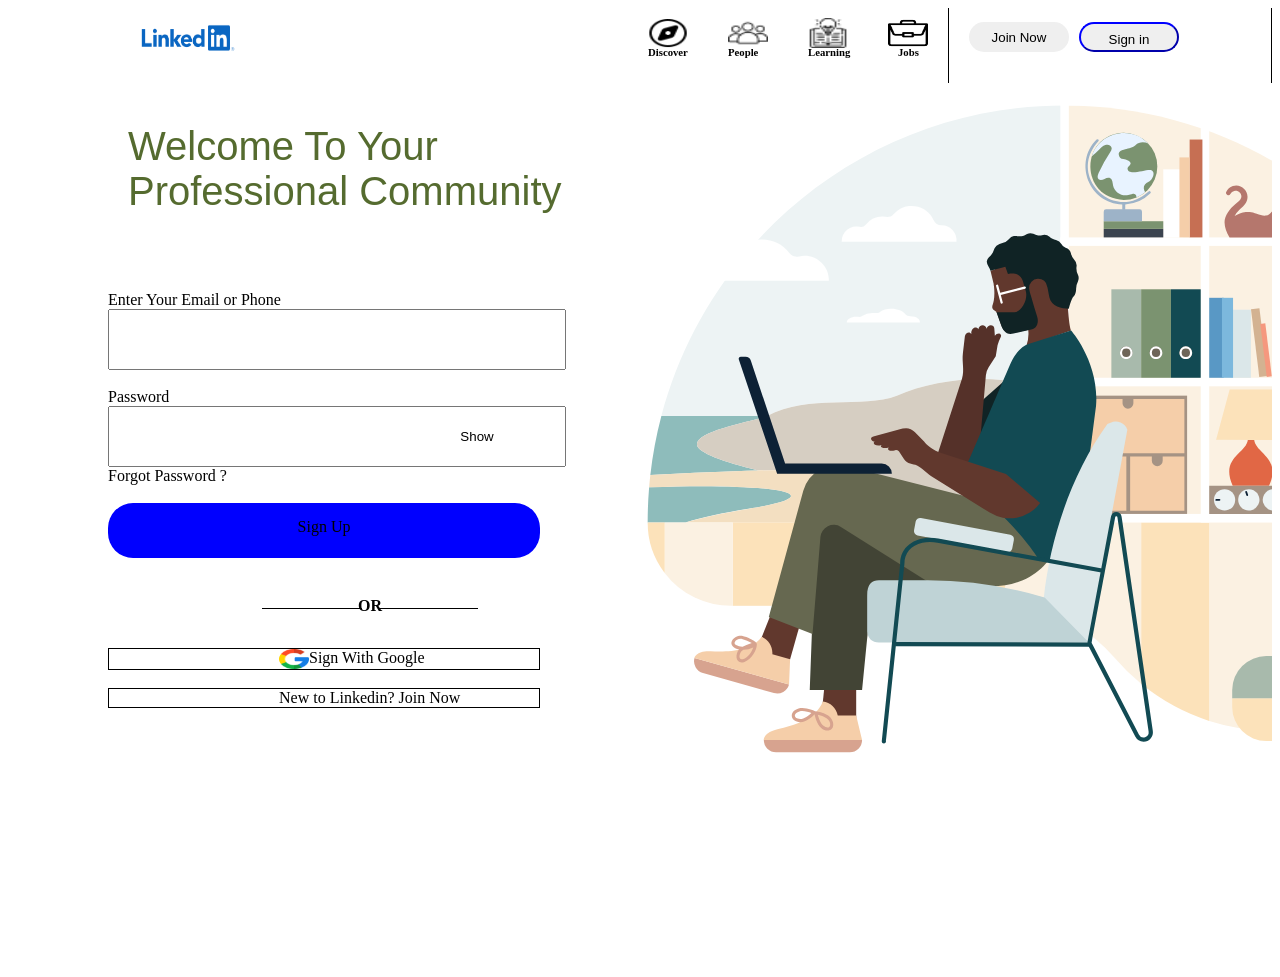
<file: linkedin/linkedin.html>
<!DOCTYPE html>
<html lang="en">
<head>
    <meta charset="UTF-8">
    <meta name="viewport" content="width=device-width, initial-scale=1.0">
    <title>Document</title>
    <link rel="stylesheet" href="linkedin.css">
</head>
<body>
    <div class="navigation">
        <div class="nav-left"><img src="linkedin logo.png" width="120px" height="90px" class="logo">
        <div class="icons">
            <div class="compass"><img src="compass.png" width="40px" height="30px" ><h6>Discover</h6></div>
            <div class="people"><img src="people.png" width="40px" height="30px" ><h6>People</h6></div>
            <div class="learning"><img src="learning.png" width="40px" height="30px"><h6>Learning</h6></div>
            <div class="jobs"><img src="portfolio.png" width="40px" height="30px"><h6 class="h-j">Jobs</h6></div>
            </div>
        <div class="nav-right">
            <button class="join1">Join Now</button>
            <button class="sign-in"> Sign in</button>
        </div>
    </div>
    <div class="banner-section">
        <div class="banner-left">
            <h1>Welcome To Your <br> Professional Community</h1>
            <div class="form"><form>
                 <label for="">Enter Your Email or Phone</label><br>
                <input type="text" name="" id="" class="bgc"><br><br>
                <label for="">Password</label><br>
                <div class="password-input">


                <input type="password" name="password" id="password" class="pass">
                <button id="showpassword">Show</button>
                </div>
                
                <label for="">Forgot Password ?</label><br><br>
                <div class="form-sign">Sign Up<br></div>
                <br>
                <div><h4 class="or">OR</h4></div><br><br><br><br>
                <div class="with-google"><img src="google.png" width="30px" height="20px" class="g"> Sign With Google<br></div><br>
                <div class="with-google">New to Linkedin? Join Now</div><br>
               
            </form>
            </div>

        </div>
        <div class="banner-right">
            

        </div>
        </div>
    </div>
    
</body>
</html>
</file>
<file: linkedin/linkedin.css>
.navigation{
    width: 100%;
    height: 70px;
    align-items: center;
    margin-top: 0;
}
.logo{
    margin-left: 120px;
    text-align: center;
    margin-top: -15px;
}
.nav-left{
    display: flex;
    border-right: 1px solid;
    
    
}
.icons{
    
    display: flex;
    margin-left: 500px;
   padding-top: 10px;
    border-right: 1px solid;
    margin-left: 400px;
    
}
.people{
    margin-left: 40px;
}
.learning{
    margin-left: 40px;
}
.jobs{
    margin-left: 40px;
    margin-right: 20px;
}
h6{
    position: absolute;
    margin-top: -6px;
    text-align: center;
}
.h-j{
    position: absolute;
    padding-left: 10px;
}
.nav-right{
    display: flex;
}
.join1{
    width: 100px;
    height: 30px;
    margin-left: 20px;
    border-radius:25px;
    margin-top: 14px;
    border: 0;
}
.sign-in{
    width: 100px;
    height: 30px;
    text-align: center;
    border-radius:25px;
    margin-left: 10px;
    margin-top: 14px;
    padding-top: 6px;
    border-color: blue;
}
.sign-in:hover{
    background-color: gray;
}
.banner-section{
    width: 100%;
    height: 100vh;
    margin-top:-6px;
    display: flex;
}
.banner-left{
    width: 50%;
    height: 100vh;
    margin-top: 0;
    display: flex;
    flex-direction:column;
    

}
h1{
    font-size: 40px;
    font-family: Verdana, Geneva, Tahoma, sans-serif;
    padding-left: 120px;
    padding-top: 20px;
    font-weight: normal;
    color: darkolivegreen;
}
.form{
    padding-top: 50px;
    padding-left: 100px;
    margin-right: 100px;
}
button{
    width: 200px;
    height: 20px;
    border-radius: 25px;
}
.or{
    position: absolute;
    content: "";
    margin-left: 250px;
}
.or::before{
    content: "";
    width: 100px;
    display: block;
    height: 1px;
    position: absolute;
    background-color: black;
    top: 11px;
    right: 20px;
}
.or::after{
    content: "";
    width: 100px;
    display: block;
    height: 1px;
    position: absolute;
    background-color: black;
    top: 11px;
    left: 20px;
}
input{
    width: 450px;
    height: 55px;
}
.form-sign{
    width:400x;
    height:40px;
    background-color: blue;
    border-radius: 25px;
    text-align: center;
    padding-top: 15px;
}
.with-google:hover{
    background-color: gray;
    width:400x;
    height:40px;
    border: 1px solid black;

    border-radius: 25px;
    text-align: center;
    padding-top: 15px;
}
.join{
    width:400x;
    height:40px;
    background-color: blue;
    border-radius: 25px;
    text-align: center;
    padding-top: 15px;
}
.g:hover{
    padding-left:-100;
    background-color: gray;
   

    
}

.with-google{
    display: flex;
    text-align: center;
    padding-left: 170px;
    border: 1px solid black;
}
.banner-right{
    width: 50%;
    height: 800px;
    background-image: url(link.svg);
    background-repeat: no-repeat;
    background-position-y: 20px;
}
.people:hover{
    filter: opacity(0,9);
}
.join1:hover{
    background-color: gray;

}
.icons:hover{
    filter: opacity(9);

}
.form-sign:hover{
    background-color: grey;
    opacity: 10;
}
.people:hover{
    opacity: 10;
    transition: .9s ease;
    background-color: grey;
}
.compass:hover{
    opacity:10;
    transition: .9s ease;
    background-color:gray;
}
.learning:hover{
    opacity:10;
    transition: .9s ease;
    background-color: grey;
}
.jobs:hover{
    opacity:10;
    transition: .9s ease;
   background-color: grey;
}
.show{
    display: flex;
    align-items: center;
}
.hidden{
    margin-right: 40px;
}
.password-input{
    position: relative;
}
#showpassword {
    position: absolute;   
    right: 5px;           
    top: 50%;            
    transform: translateY(-50%); 
    border: none;        
    background: none;     
    cursor: pointer;   
    padding-left: 90px;   
}

.bgc:hover{
    background-color: gray;
    

}
.pass:hover{
    background-color: gray;
}
</file>
